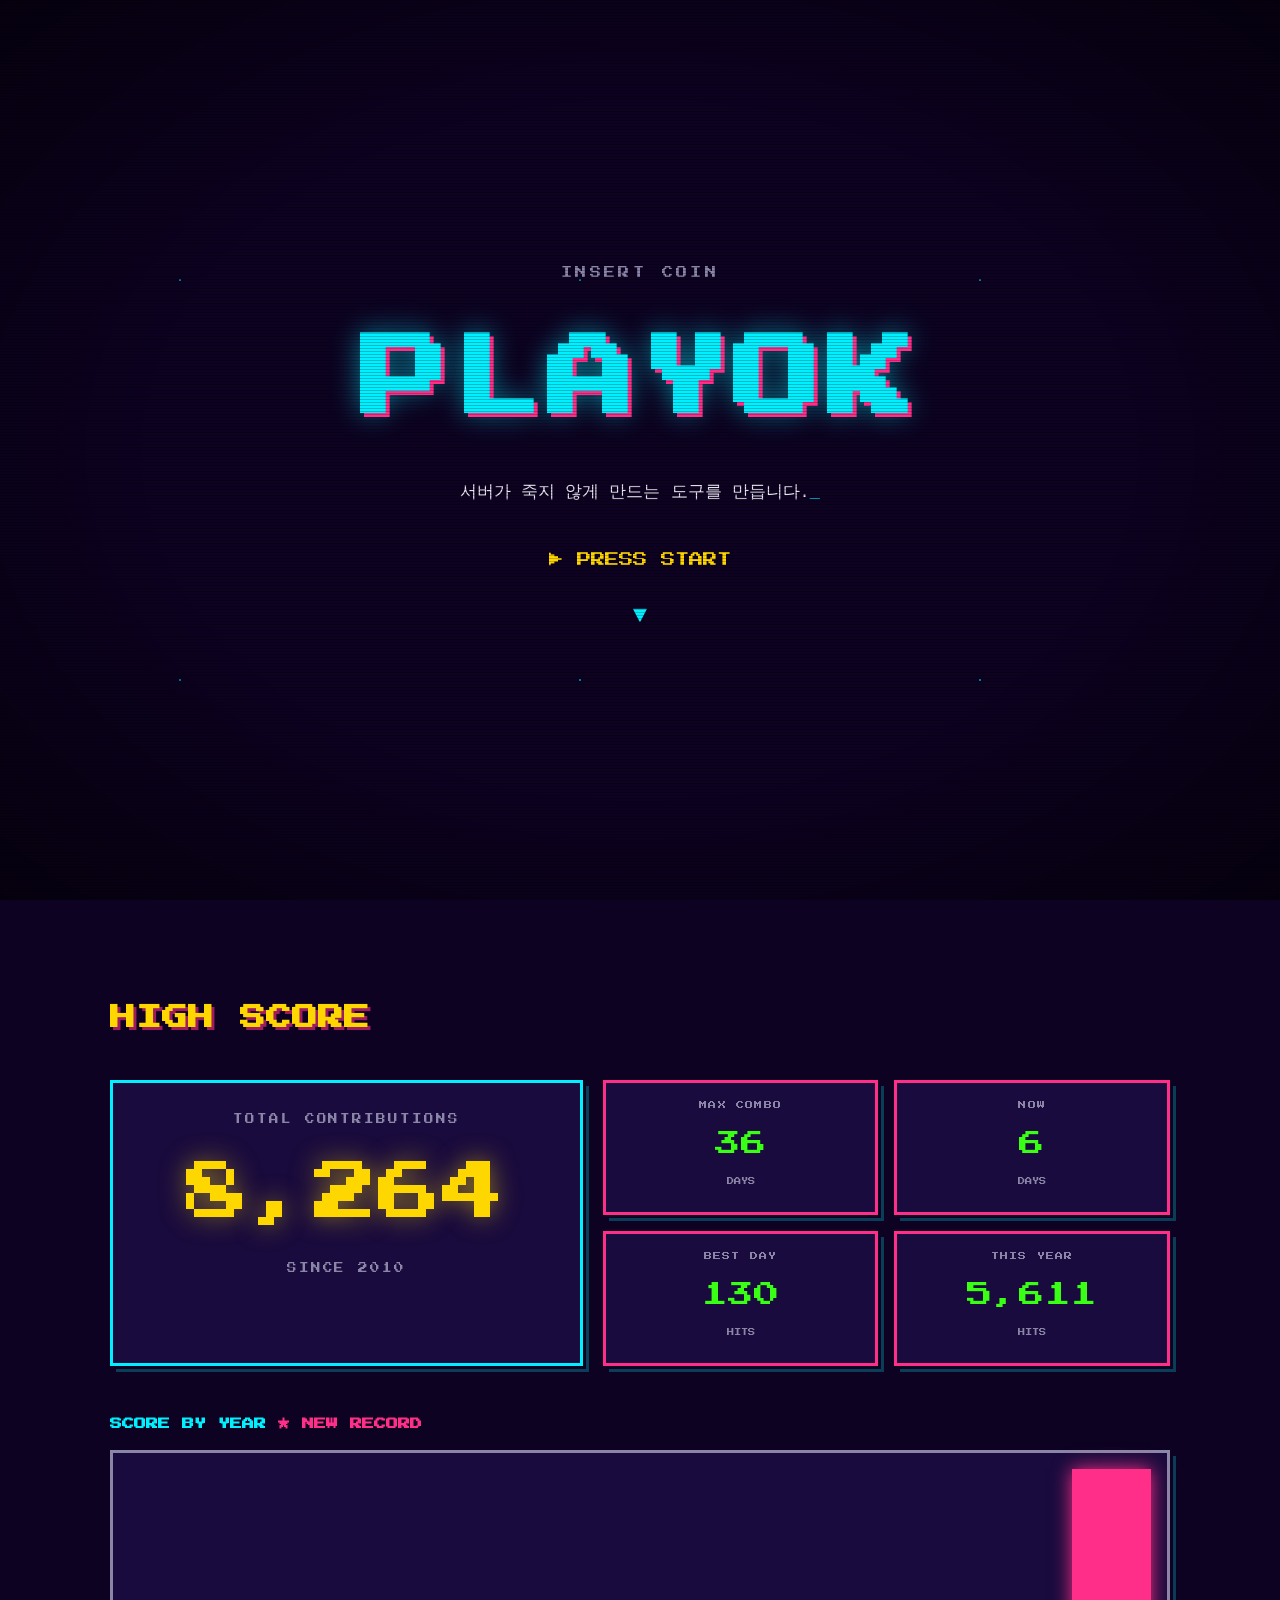
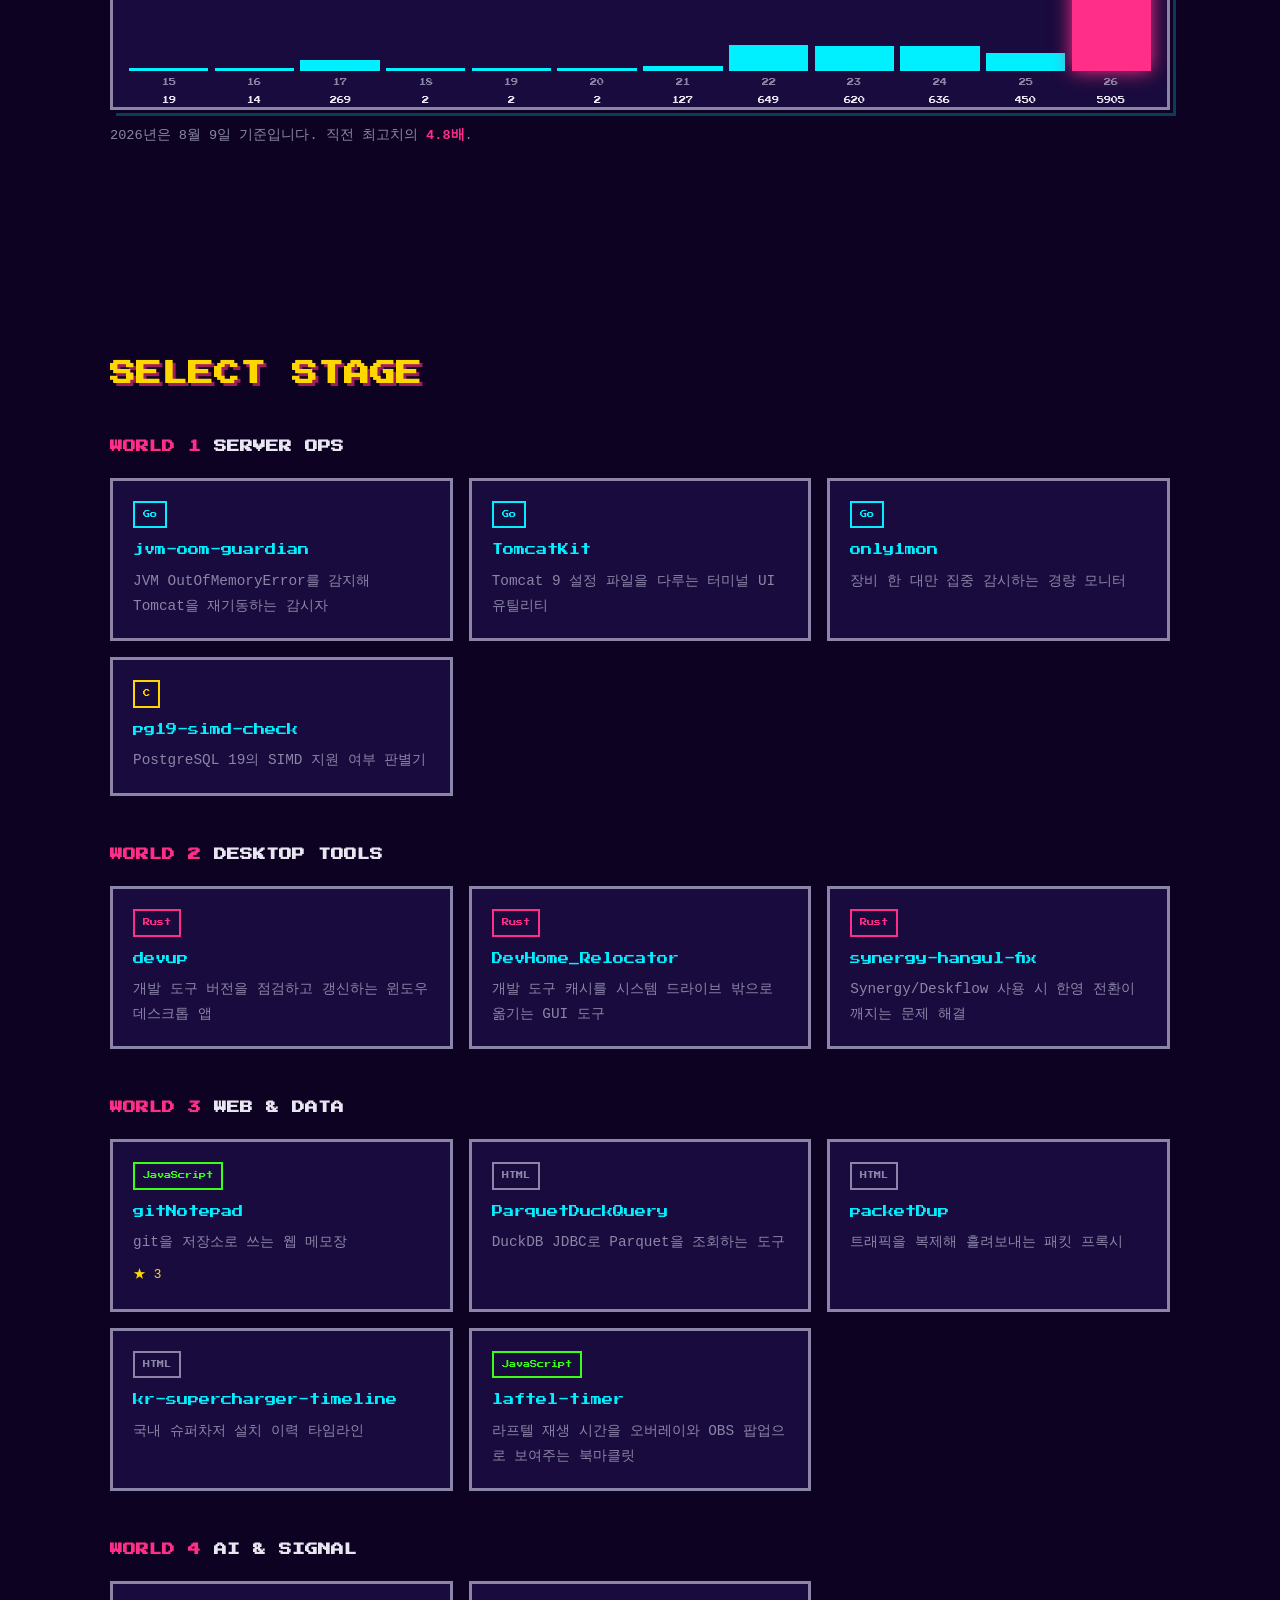
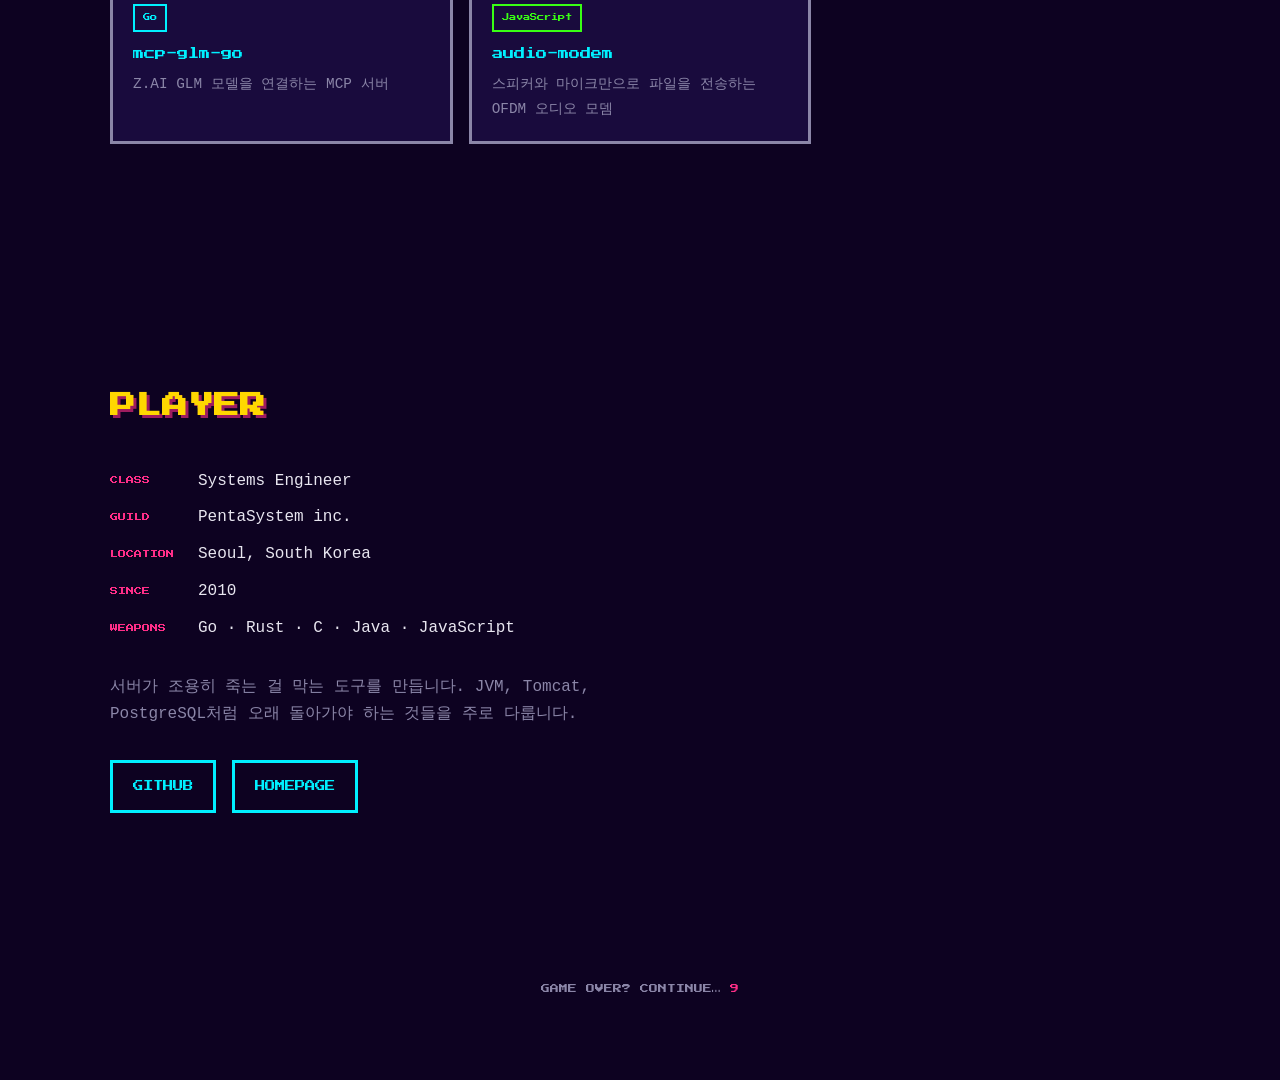
<file: index.html>
<!doctype html>
<html lang="ko">
<head>
<meta charset="UTF-8">
<meta name="viewport" content="width=device-width, initial-scale=1">
<title>PLAYOK ARCADE — 시스템 도구를 만드는 개발자</title>
<meta name="description" content="Go·Rust·C로 서버 운영 도구를 만듭니다. 총 4,911건의 기여 기록.">
<link rel="icon" href="assets/favicon.svg" type="image/svg+xml">
<link rel="preconnect" href="https://fonts.googleapis.com">
<link rel="preconnect" href="https://fonts.gstatic.com" crossorigin>
<link rel="stylesheet" href="https://fonts.googleapis.com/css2?family=Press+Start+2P&display=swap">
<link rel="stylesheet" href="css/main.css">
</head>
<body>
<div class="crt" aria-hidden="true"></div>

<main>
  <section id="title" class="screen">
    <p class="insert-coin">INSERT COIN</p>
    <h1 class="logo">PLAYOK</h1>
    <p class="tagline"><span id="typed"></span><span class="caret" aria-hidden="true">_</span></p>
    <noscript><p class="tagline">서버가 죽지 않게 만드는 도구를 만듭니다.</p></noscript>
    <p class="press-start">▶ PRESS START</p>
    <a class="scroll-hint" href="#score" aria-label="아래로 이동">▼</a>
  </section>

  <section id="score" class="screen">
    <h2 class="section-title">HIGH SCORE</h2>

    <div class="score-board">
      <div class="score-main">
        <p class="score-label">TOTAL CONTRIBUTIONS</p>
        <p class="score-value" data-stat="total" data-target="4911">4,911</p>
        <p class="score-since">SINCE 2010</p>
      </div>
      <ul class="score-grid">
        <li><span class="k">MAX COMBO</span><span class="v" data-stat="max_combo" data-target="20">20</span><span class="u">DAYS</span></li>
        <li><span class="k">NOW</span><span class="v" data-stat="current_combo" data-target="14">14</span><span class="u">DAYS</span></li>
        <li><span class="k">BEST DAY</span><span class="v" data-stat="best_day" data-target="69">69</span><span class="u">HITS</span></li>
        <li><span class="k">THIS YEAR</span><span class="v" data-stat="year_total" data-target="2616">2,616</span><span class="u">HITS</span></li>
      </ul>
    </div>

    <h3 class="chart-title">SCORE BY YEAR <span class="record">★ NEW RECORD</span></h3>
    <ol class="chart" id="chart">
      <li style="--h:0.7%"><span class="bar"></span><span class="yr">15</span><span class="n">19</span></li>
      <li style="--h:0.5%"><span class="bar"></span><span class="yr">16</span><span class="n">14</span></li>
      <li style="--h:10.3%"><span class="bar"></span><span class="yr">17</span><span class="n">269</span></li>
      <li style="--h:0.1%"><span class="bar"></span><span class="yr">18</span><span class="n">2</span></li>
      <li style="--h:0.1%"><span class="bar"></span><span class="yr">19</span><span class="n">2</span></li>
      <li style="--h:0.1%"><span class="bar"></span><span class="yr">20</span><span class="n">2</span></li>
      <li style="--h:1.4%"><span class="bar"></span><span class="yr">21</span><span class="n">37</span></li>
      <li style="--h:20.9%"><span class="bar"></span><span class="yr">22</span><span class="n">548</span></li>
      <li style="--h:19.1%"><span class="bar"></span><span class="yr">23</span><span class="n">500</span></li>
      <li style="--h:20.0%"><span class="bar"></span><span class="yr">24</span><span class="n">523</span></li>
      <li style="--h:14.4%"><span class="bar"></span><span class="yr">25</span><span class="n">378</span></li>
      <li class="is-record" style="--h:100%"><span class="bar"></span><span class="yr">26</span><span class="n">2616</span></li>
    </ol>
    <p class="chart-note">2026년은 8월 9일 기준입니다. 직전 최고치의 <strong>4.8배</strong>.</p>
  </section>

  <section id="stage" class="screen">
    <h2 class="section-title">SELECT STAGE</h2>
    <div id="worlds"></div>
    <noscript>
      <p><a href="https://github.com/playok?tab=repositories">GitHub에서 저장소 목록 보기</a></p>
    </noscript>
  </section>

  <section id="player" class="screen">
    <h2 class="section-title">PLAYER</h2>
    <dl class="player-info">
      <dt>CLASS</dt><dd>Systems Engineer</dd>
      <dt>GUILD</dt><dd>PentaSystem inc.</dd>
      <dt>LOCATION</dt><dd>Seoul, South Korea</dd>
      <dt>SINCE</dt><dd>2010</dd>
      <dt>WEAPONS</dt><dd>Go · Rust · C · Java · JavaScript</dd>
    </dl>
    <p class="player-bio">
      서버가 조용히 죽는 걸 막는 도구를 만듭니다. JVM, Tomcat, PostgreSQL처럼
      오래 돌아가야 하는 것들을 주로 다룹니다.
    </p>
    <p class="links">
      <a href="https://github.com/playok">GITHUB</a>
      <a href="http://www.sarangsai.com">HOMEPAGE</a>
    </p>
  </section>
</main>

<footer class="foot">
  <p>GAME OVER? CONTINUE… <span class="foot-c">9</span></p>
</footer>

<script src="js/main.js"></script>
</body>
</html>
</file>
<file: css/main.css>
:root {
  --bg: #0d0221;
  --bg-panel: #190b3d;
  --cyan: #00f0ff;
  --magenta: #ff2e88;
  --yellow: #ffd700;
  --green: #39ff14;
  --text: #e8e6f0;
  --text-dim: #8b86a8;
  --pixel: "Press Start 2P", ui-monospace, "SF Mono", Consolas, monospace;
  --mono: ui-monospace, "SF Mono", SFMono-Regular, Consolas, monospace;
}

*, *::before, *::after { box-sizing: border-box; }

body {
  margin: 0;
  background: var(--bg);
  color: var(--text);
  font-family: var(--mono);
  line-height: 1.7;
  overflow-x: hidden;
}

/* 별 배경 */
body::before {
  content: "";
  position: fixed;
  inset: 0;
  z-index: -1;
  background:
    radial-gradient(1px 1px at 20% 30%, #fff 50%, transparent 50%),
    radial-gradient(1px 1px at 70% 15%, #fff 50%, transparent 50%),
    radial-gradient(2px 2px at 45% 70%, var(--cyan) 50%, transparent 50%),
    radial-gradient(1px 1px at 85% 60%, var(--magenta) 50%, transparent 50%),
    radial-gradient(1px 1px at 10% 85%, #fff 50%, transparent 50%);
  background-size: 400px 400px;
  opacity: 0.5;
}

/* CRT 스캔라인 + 비네트 */
.crt {
  position: fixed;
  inset: 0;
  z-index: 9999;
  pointer-events: none;
  background:
    repeating-linear-gradient(to bottom,
      rgba(0, 0, 0, 0.22) 0, rgba(0, 0, 0, 0.22) 1px,
      transparent 1px, transparent 3px),
    radial-gradient(ellipse at center, transparent 55%, rgba(0, 0, 0, 0.55) 100%);
}

a { color: var(--cyan); }
a:focus-visible, button:focus-visible {
  outline: 3px solid var(--yellow);
  outline-offset: 3px;
}

.screen {
  max-width: 1100px;
  margin: 0 auto;
  padding: 6rem 1.25rem;
}

#title {
  min-height: 100svh;
  display: flex;
  flex-direction: column;
  align-items: center;
  justify-content: center;
  text-align: center;
  gap: 1.5rem;
}

.insert-coin {
  font-family: var(--pixel);
  font-size: clamp(0.5rem, 1.6vw, 0.7rem);
  color: var(--text-dim);
  letter-spacing: 0.3em;
  margin: 0;
}

.logo {
  font-family: var(--pixel);
  font-size: clamp(2rem, 11vw, 5.5rem);
  margin: 0;
  color: var(--cyan);
  letter-spacing: 0.06em;
  text-shadow:
    4px 4px 0 var(--magenta),
    0 0 28px rgba(0, 240, 255, 0.55);
}

.tagline {
  font-size: clamp(0.85rem, 2.4vw, 1.05rem);
  color: var(--text);
  min-height: 1.7em;
  margin: 0;
}

.caret { color: var(--cyan); animation: blink 1s steps(1) infinite; }

.press-start {
  font-family: var(--pixel);
  font-size: clamp(0.6rem, 2vw, 0.9rem);
  color: var(--yellow);
  margin: 1rem 0 0;
  animation: blink 1.2s steps(1) infinite;
}

.scroll-hint {
  font-size: 1.5rem;
  text-decoration: none;
  animation: bob 1.6s ease-in-out infinite;
}

/* ---------- HIGH SCORE ---------- */

.section-title {
  font-family: var(--pixel);
  font-size: clamp(1rem, 3.5vw, 1.6rem);
  color: var(--yellow);
  text-shadow: 3px 3px 0 rgba(255, 46, 136, 0.6);
  margin: 0 0 2.5rem;
}

.score-board {
  display: grid;
  grid-template-columns: 1fr;
  gap: 1.25rem;
  margin-bottom: 3rem;
}

.score-main, .score-grid li, .chart {
  background: var(--bg-panel);
  border: 3px solid var(--cyan);
  box-shadow: 0 0 0 3px var(--bg), 6px 6px 0 rgba(0, 240, 255, 0.25);
}

.score-main { padding: 1.75rem; text-align: center; }
.score-label, .score-since {
  font-family: var(--pixel);
  font-size: 0.6rem;
  color: var(--text-dim);
  margin: 0;
  letter-spacing: 0.2em;
}
.score-value {
  font-family: var(--pixel);
  font-size: clamp(2rem, 9vw, 4rem);
  color: var(--yellow);
  margin: 0.75rem 0;
  text-shadow: 0 0 24px rgba(255, 215, 0, 0.5);
}

.score-grid {
  list-style: none;
  display: grid;
  grid-template-columns: repeat(2, 1fr);
  gap: 1rem;
  margin: 0;
  padding: 0;
}
.score-grid li { padding: 1rem; text-align: center; border-color: var(--magenta); }
.score-grid .k {
  display: block;
  font-family: var(--pixel);
  font-size: 0.5rem;
  color: var(--text-dim);
  letter-spacing: 0.15em;
}
.score-grid .v {
  display: block;
  font-family: var(--pixel);
  font-size: clamp(1.1rem, 4vw, 1.6rem);
  color: var(--green);
  margin: 0.6rem 0 0.2rem;
}
.score-grid .u { font-family: var(--pixel); font-size: 0.45rem; color: var(--text-dim); }

.chart-title { font-family: var(--pixel); font-size: 0.75rem; color: var(--cyan); margin: 0 0 1rem; }
.record { color: var(--magenta); animation: blink 1.4s steps(1) infinite; }

.chart {
  list-style: none;
  display: grid;
  grid-auto-flow: column;
  grid-auto-columns: 1fr;
  align-items: end;
  gap: 0.4rem;
  height: 260px;
  margin: 0;
  padding: 1rem 1rem 0;
  border-color: var(--text-dim);
}
.chart li {
  display: flex;
  flex-direction: column;
  align-items: center;
  justify-content: flex-end;
  height: 100%;
}
.chart .bar {
  width: 100%;
  height: var(--h);
  min-height: 3px;
  background: var(--cyan);
  transition: height 900ms cubic-bezier(0.2, 0.8, 0.2, 1);
}
.chart li.is-record .bar { background: var(--magenta); box-shadow: 0 0 18px var(--magenta); }
.chart .yr, .chart .n {
  font-family: var(--pixel);
  font-size: 0.45rem;
  color: var(--text-dim);
  margin-top: 0.35rem;
}
.chart .n { color: var(--text); }
.chart-note { color: var(--text-dim); font-size: 0.85rem; }
.chart-note strong { color: var(--magenta); }

@media (min-width: 960px) {
  .score-board { grid-template-columns: 1fr 1.2fr; align-items: stretch; }
}

/* ---------- SELECT STAGE ---------- */

.world { margin-bottom: 3rem; }
.world-title { font-family: var(--pixel); font-size: 0.8rem; color: var(--text); margin: 0 0 1.25rem; }
.world-no { color: var(--magenta); }

.cards {
  list-style: none;
  display: grid;
  grid-template-columns: 1fr;
  gap: 1rem;
  margin: 0;
  padding: 0;
}

.card a {
  display: block;
  height: 100%;
  padding: 1.25rem;
  background: var(--bg-panel);
  border: 3px solid var(--text-dim);
  color: var(--text);
  text-decoration: none;
  transition: transform 160ms, border-color 160ms, box-shadow 160ms;
}
.card a:hover, .card a:focus-visible {
  transform: translateY(-6px);
  border-color: var(--cyan);
  box-shadow: 0 8px 0 rgba(0, 240, 255, 0.3);
}

.card-lang {
  display: inline-block;
  font-family: var(--pixel);
  font-size: 0.45rem;
  padding: 0.35rem 0.5rem;
  border: 2px solid currentColor;
  color: var(--text-dim);
  margin-bottom: 0.75rem;
}
.card-lang[data-lang="Go"] { color: var(--cyan); }
.card-lang[data-lang="Rust"] { color: var(--magenta); }
.card-lang[data-lang="C"] { color: var(--yellow); }
.card-lang[data-lang="JavaScript"] { color: var(--green); }

.card-name {
  display: block;
  font-family: var(--pixel);
  font-size: 0.7rem;
  color: var(--cyan);
  word-break: break-word;
  margin-bottom: 0.6rem;
}
.card-desc { display: block; font-size: 0.9rem; color: var(--text-dim); }
.star { display: inline-block; margin-top: 0.6rem; font-size: 0.8rem; color: var(--yellow); }

@media (min-width: 640px) { .cards { grid-template-columns: repeat(2, 1fr); } }
@media (min-width: 960px) { .cards { grid-template-columns: repeat(3, 1fr); } }

/* ---------- PLAYER ---------- */

.player-bio { color: var(--text-dim); max-width: 60ch; }

.player-info {
  display: grid;
  grid-template-columns: max-content 1fr;
  gap: 0.6rem 1.5rem;
  margin: 0 0 2rem;
}
.player-info dt { font-family: var(--pixel); font-size: 0.5rem; color: var(--magenta); align-self: center; }
.player-info dd { margin: 0; }

.links { display: flex; flex-wrap: wrap; gap: 1rem; margin-top: 2rem; }
.links a {
  font-family: var(--pixel);
  font-size: 0.65rem;
  text-decoration: none;
  padding: 0.9rem 1.25rem;
  border: 3px solid var(--cyan);
}
.links a:hover, .links a:focus-visible { background: var(--cyan); color: var(--bg); }

.foot {
  text-align: center;
  padding: 3rem 1.25rem 4rem;
  font-family: var(--pixel);
  font-size: 0.55rem;
  color: var(--text-dim);
}
.foot-c { color: var(--magenta); }

@keyframes blink { 50% { opacity: 0; } }
@keyframes bob { 50% { transform: translateY(10px); } }

@media (prefers-reduced-motion: reduce) {
  *, *::before, *::after {
    animation: none !important;
    transition: none !important;
  }
}
</file>
